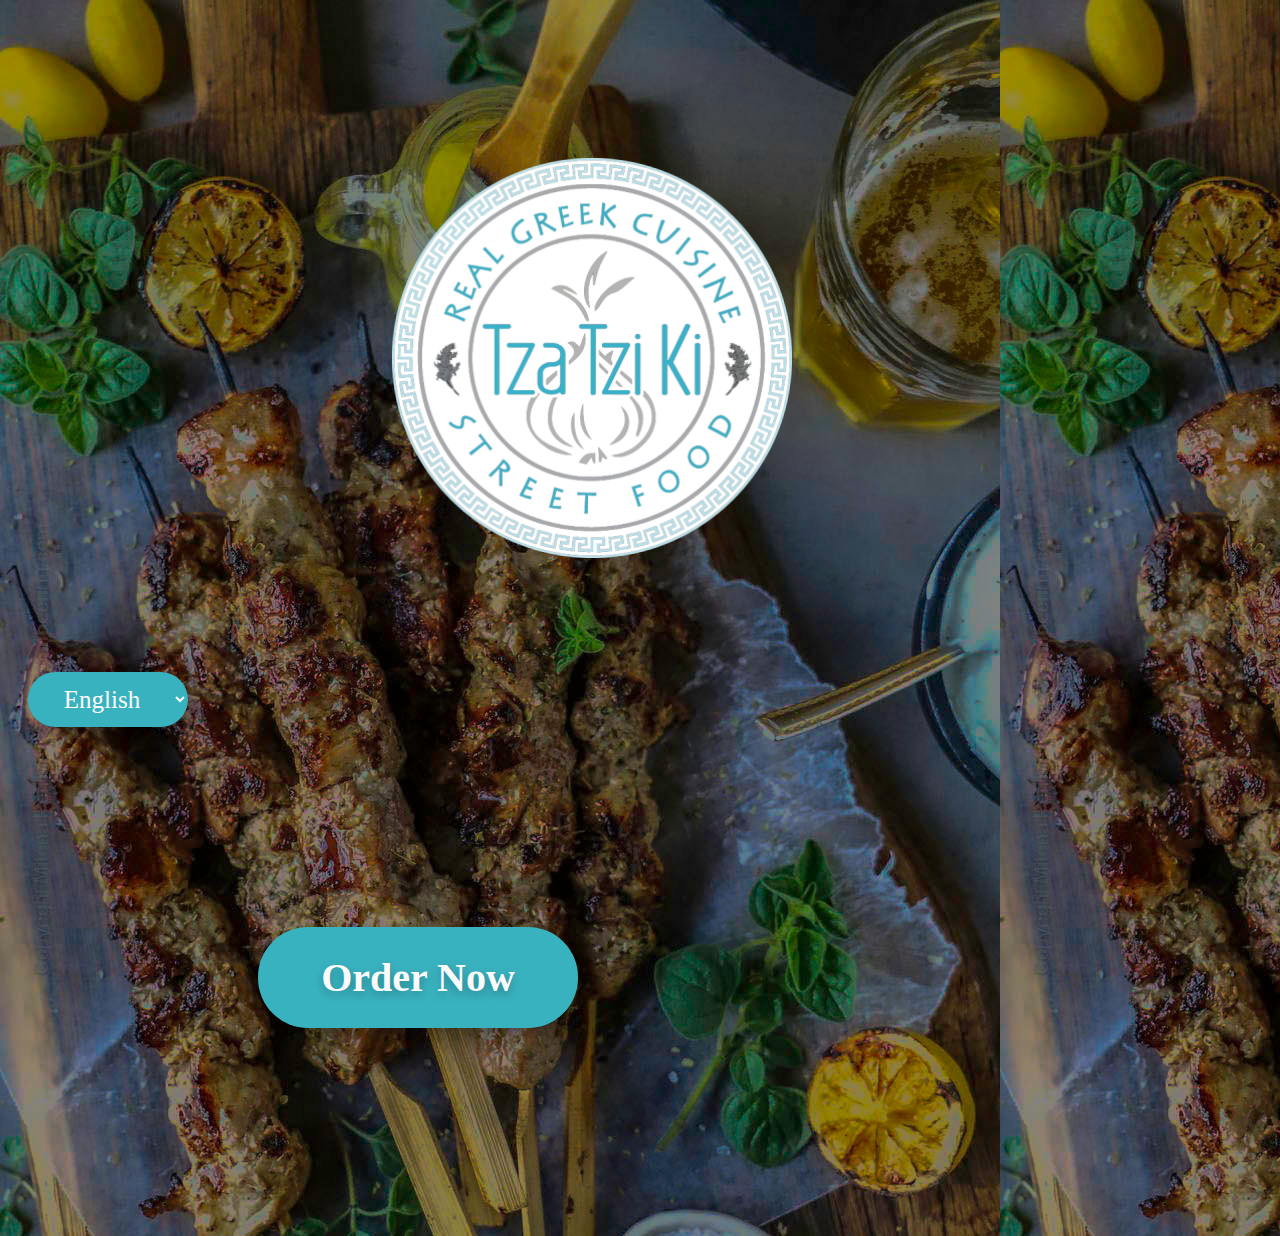
<file: index.html>
<!DOCTYPE html>
<html lang="en">
<head>
    <meta charset="UTF-8">
    <meta name="viewport" content="width=device-width, initial-scale=1.0">
    <link rel="stylesheet" href="index.css">
    <title>Tza Tzi Ki</title>
</head>


<body>
      
  <label for="language-select"></label>
    <select id="language-select">
        <option value="en">English</option>
        <option value="fr">Danish</option>
    </select>


    <img src="Images/logo.png" alt="logo">

    <a href="/deliveryMethod.html"><button>Order Now</button></a>
    
</body>
</html>
</file>
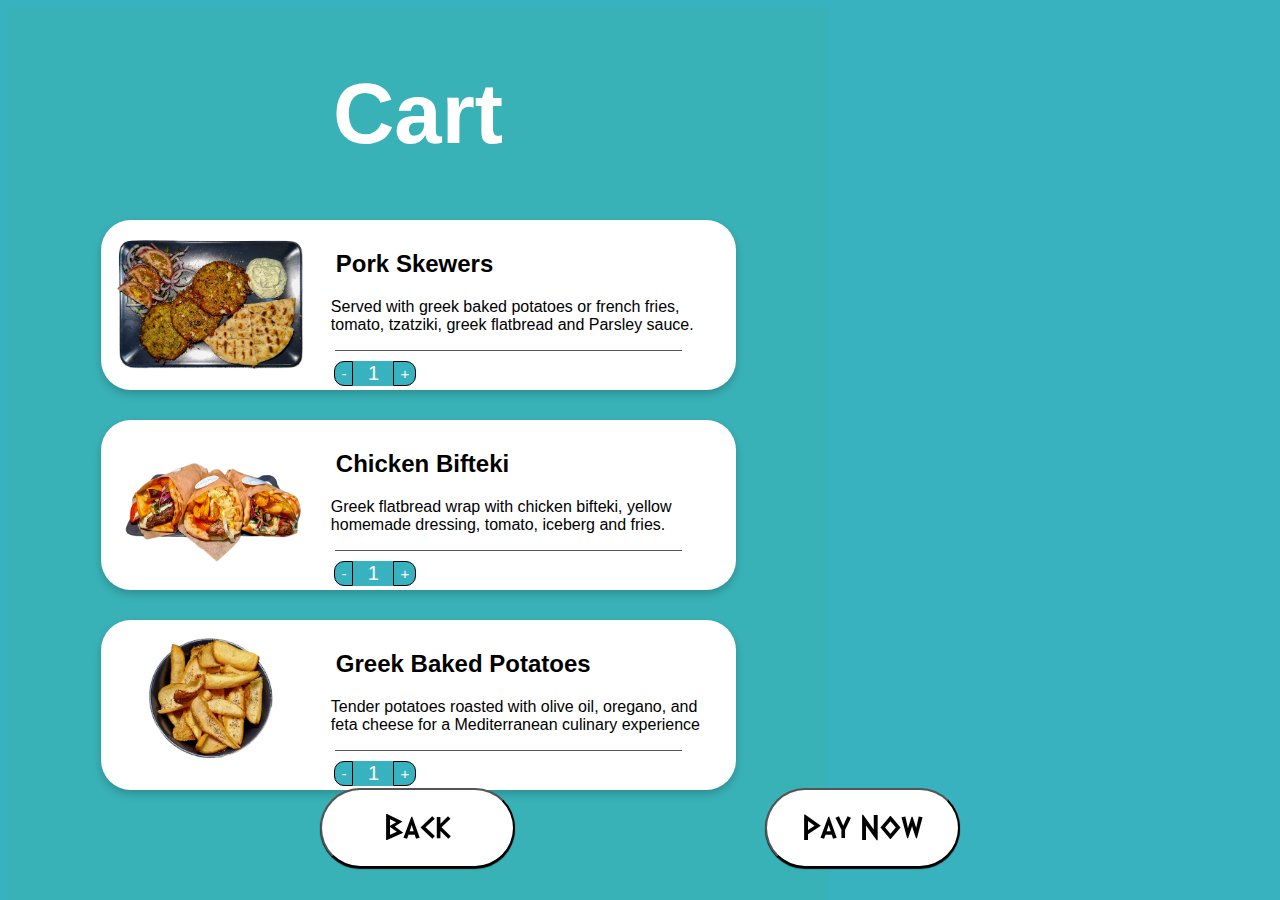
<file: cart.html>
<!DOCTYPE html>
<html lang="en">
  <head>
    <meta charset="UTF-8" />
    <meta name="viewport" content="width=device-width, initial-scale=1.0" />
    <title>Cart</title>
    <link rel="stylesheet" type="text/css" href="cart.css" />
  </head>
  <body>
    <div class="resolution">
      <h1 id="cart">Cart</h1>

      <div class="in-cart">
        <article class="foodCards">
          <img class="cartImage" src="Images/meat2.png" alt="grill" />
          <div class="text">
            <h2 id="headline">Pork Skewers</h2>
            <p>
              Served with greek baked potatoes or french fries, tomato,
              tzatziki, greek flatbread and Parsley sauce.
            </p>
            <hr style="width: 88%; margin-left: 6%" />
            <div class="counter">
              <button class="minusbutton">-</button>
              <div class="counternumber">1</div>
              <button class="plusbutton">+</button>
            </div>
          </div>
        </article>

        <article class="foodCards">
          <img class="cartImage" src="Images/souvlaki.png" alt="grill" />
          <div class="text">
            <h2 id="headline">Chicken Bifteki</h2>
            <p>
              Greek flatbread wrap with chicken bifteki, yellow homemade
              dressing, tomato, iceberg and fries.
            </p>
            <hr style="width: 88%; margin-left: 6%" />
            <div class="counter">
              <button class="minusbutton">-</button>
              <div class="counternumber">1</div>
              <button class="plusbutton">+</button>
            </div>
          </div>
        </article>

        <article class="foodCards">
          <img class="cartImage" src="Images/potatoes.png" alt="grill" />
          <div class="text">
            <h2 id="headline">Greek Baked Potatoes</h2>
            <p>
              Tender potatoes roasted with olive oil, oregano, and feta cheese
              for a Mediterranean culinary experience
            </p>
            <hr style="width: 88%; margin-left: 6%" />
            <div class="counter">
              <button class="minusbutton">-</button>
              <div class="counternumber">1</div>
              <button class="plusbutton">+</button>
            </div>
          </div>
        </article>
      </div>

      <footer>
        <div class="buttons">
          <button class="left"><a href="extras.html">Back</a></button>
          <button class="right">
            <a href="paymenMethod.html">Pay Now</a>
          </button>
        </div>
      </footer>
    </div>

    <script src="counter.js"></script>
  </body>
</html>
</file>
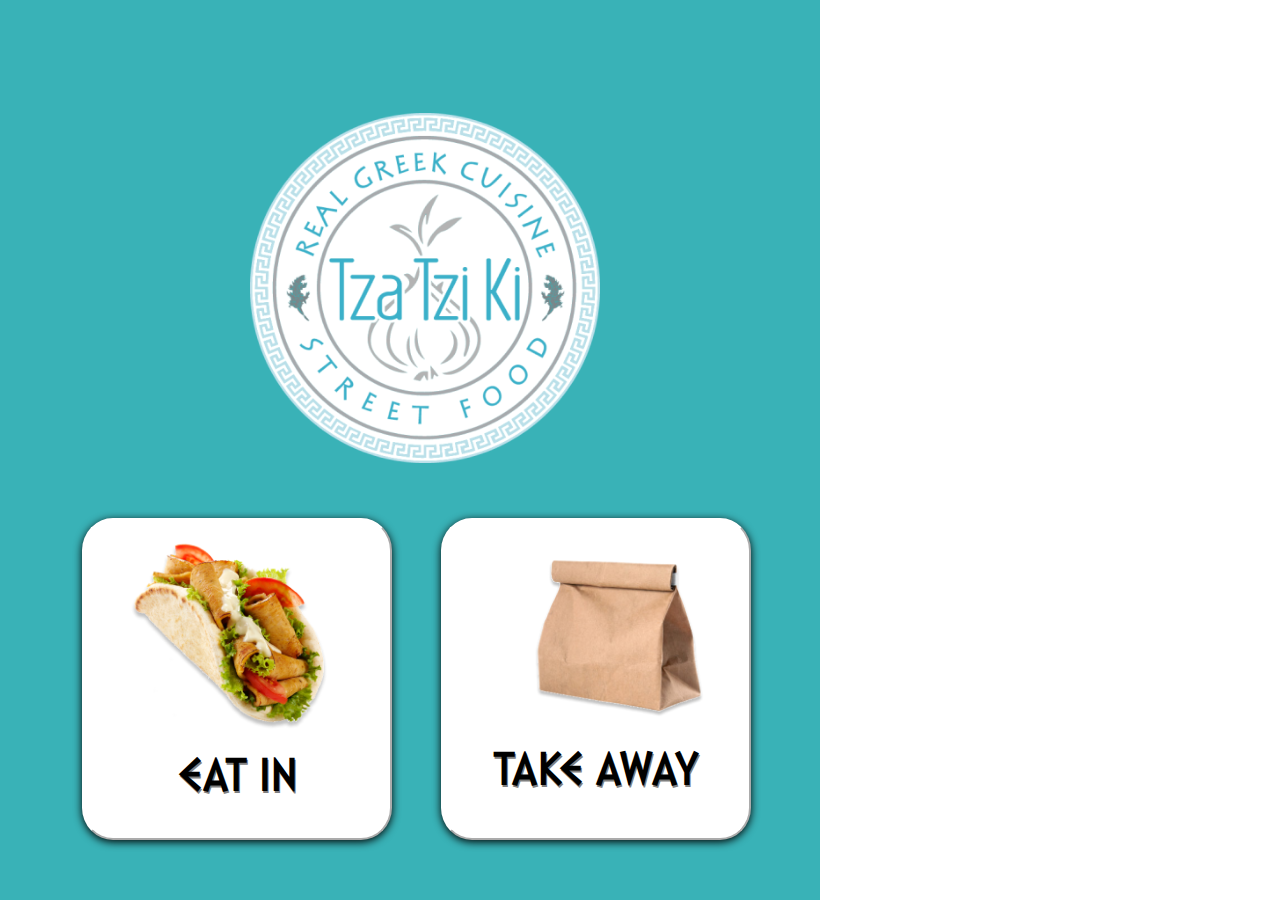
<file: deliveryMethod.html>
<!DOCTYPE html>
<html lang="en">
<head>
    <meta charset="UTF-8">
    <meta name="viewport" content="width=device-width, initial-scale=1.0">
    <title>Delivery Method</title>
    <link rel="stylesheet" type="text/css" href="deliveryMethod.css" />
</head>
<body>
    <div class="screen">
        <!--Logo-->
        <div class="logodiv">
            <img class="logo" src="/images/logo.png" alt="tzatziki logo">
        </div>
        
        
        <!--Option 1 - Eat In-->
        <div class="eat_in">
            <button class="eatin"><a href="./producsPage.html"><img class="eatinimg" src="/images/food.png" alt="eat_in_icon"><h1>EAT IN</h1></a></button>
        </div>

        
        <!--Option 2 - Take Away-->
        <div class="take_away">
            <button class="takeaway"><a href="./producsPage.html"><img class="takeawayimg" src="/images/bag.png" alt="take_away_icon" ><h1>TAKE AWAY</h1></a></button>
        </div>
    </div>
</body>
</html>
</file>
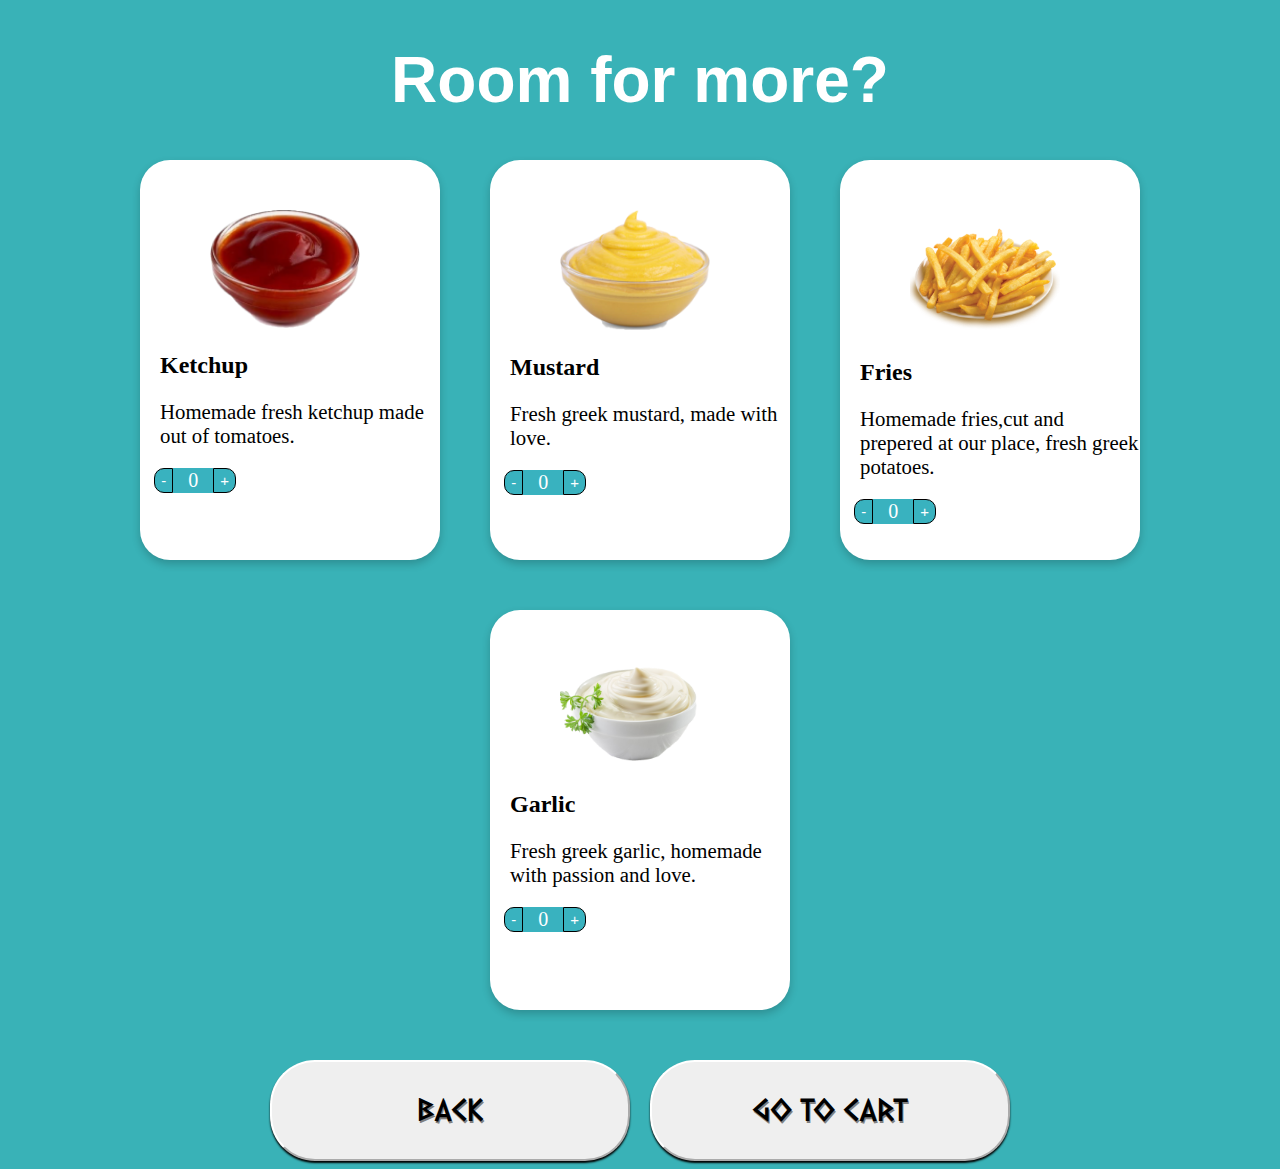
<file: extras.html>
<!DOCTYPE html>
<html lang="en">
  <head>
    <meta charset="UTF-8" />
    <meta name="viewport" content="width=820, height=1180, initial-scale=1.0" />
    <title>Extras</title>
    <link rel="stylesheet" type="text/css" href="extras.css" />
  </head>
  <body>
    <h1>Room for more?</h1>
    <div id="container">
      <article class="foodCards">
        <img class="cardImage" src="Images/ketchup.png" alt="ketchup" />
        <h2>Ketchup</h2>
        <p>
          Homemade fresh ketchup made out of tomatoes.
        </p>
        <div class="counter">
          <button class="minusbutton">-</button>
          <div class="counternumber">0</div>
          <button class="plusbutton">+</button>
        </div>
      </article>
      <article class="foodCards">
        <img class="cardImage" src="Images/mustard.png" alt="mustard" />
        <h2>Mustard</h2>
        <p>
          Fresh greek mustard, made with love.
        </p>
        <div class="counter">
          <button class="minusbutton">-</button>
          <div class="counternumber">0</div>
          <button class="plusbutton">+</button>
        </div>
      </article>
      <article class="foodCards">
        <img class="cardImage" src="Images/fries.png" alt="fries" />
        <h2>Fries</h2>
        <p>
          Homemade fries,cut and prepered at our place, fresh greek potatoes.
        </p>
        <div class="counter">
          <button class="minusbutton">-</button>
          <div class="counternumber">0</div>
          <button class="plusbutton">+</button>
        </div>
      </article>
      <article class="foodCards">
        <img class="cardImage" src="Images/garlic.png" alt="garlic" />
        <h2>Garlic</h2>
        <p>
          Fresh greek garlic, homemade with passion and love.
        </p>
        <div class="counter">
          <button class="minusbutton">-</button>
          <div class="counternumber">0</div>
          <button class="plusbutton">+</button>
        </div>
      </article>
    </div>
    <footer>
      <a href="/producsPage.html"
        ><button class="action_btn"><h3>BACK</h3></button></a
      >
      <a href="/cart.html"
        ><button class="action_btn"><h3>GO TO CART</h3></button></a
      >
    </footer>
    <script src="counter.js"></script>
  </body>
</html>
</file>
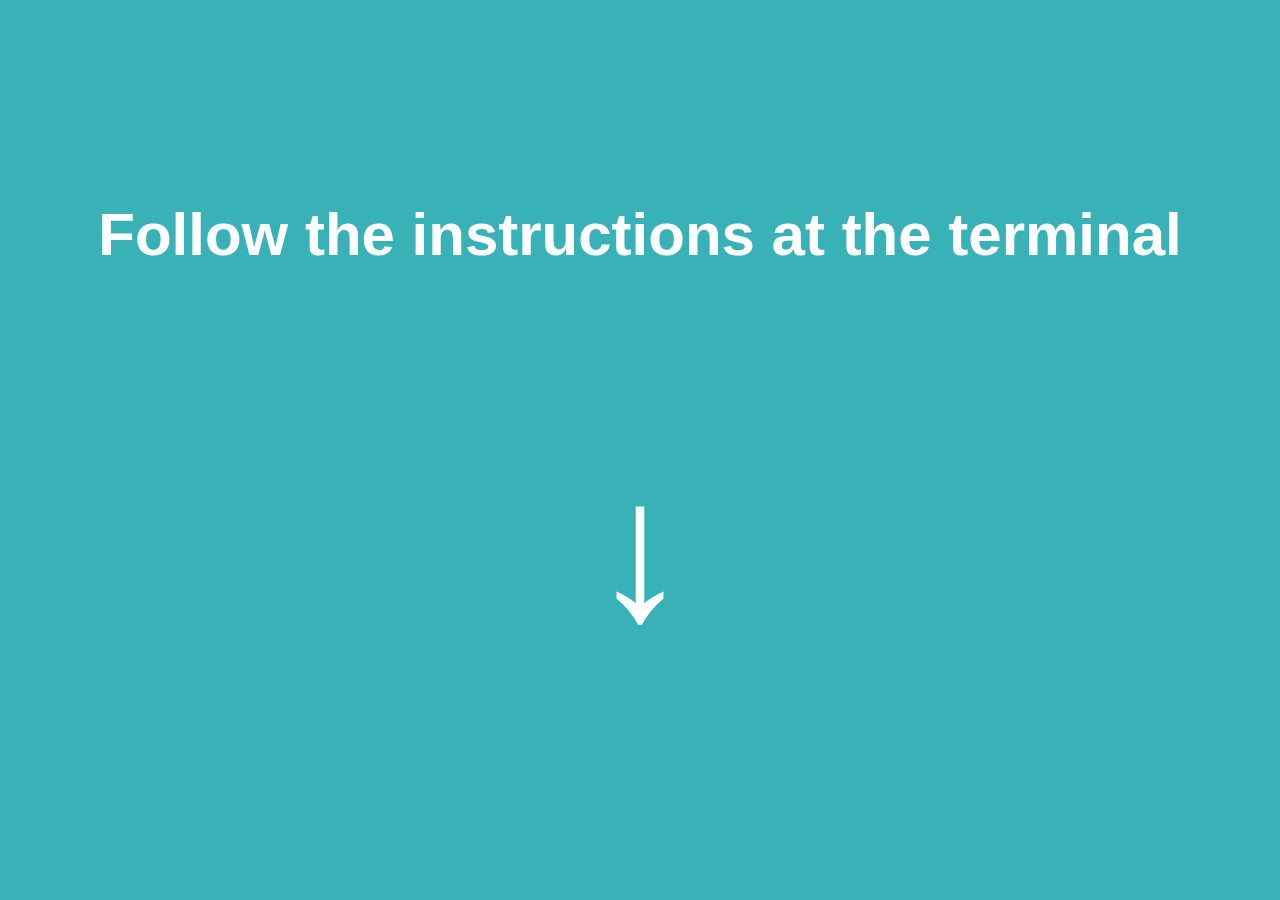
<file: followTheInstructions.html>
<!DOCTYPE html>
<html lang="en">
  <head>
    <meta charset="UTF-8" />
    <meta name="viewport" content="width=device-width, initial-scale=1.0" />
    <title>Follow The Instructions</title>
    <link rel="stylesheet" type="text/css" href="followTheInstructions.css" />
  </head>
  <body>
    <h1>Follow the instructions at the terminal</h1>
    <h2>↓</h2>

    <script>
      setTimeout(function () {
        window.location.href = "orderSuccess.html"; // the timeframe is in miliseconds, hence the 5000
      }, 5000);
    </script>
  </body>
</html>
</file>
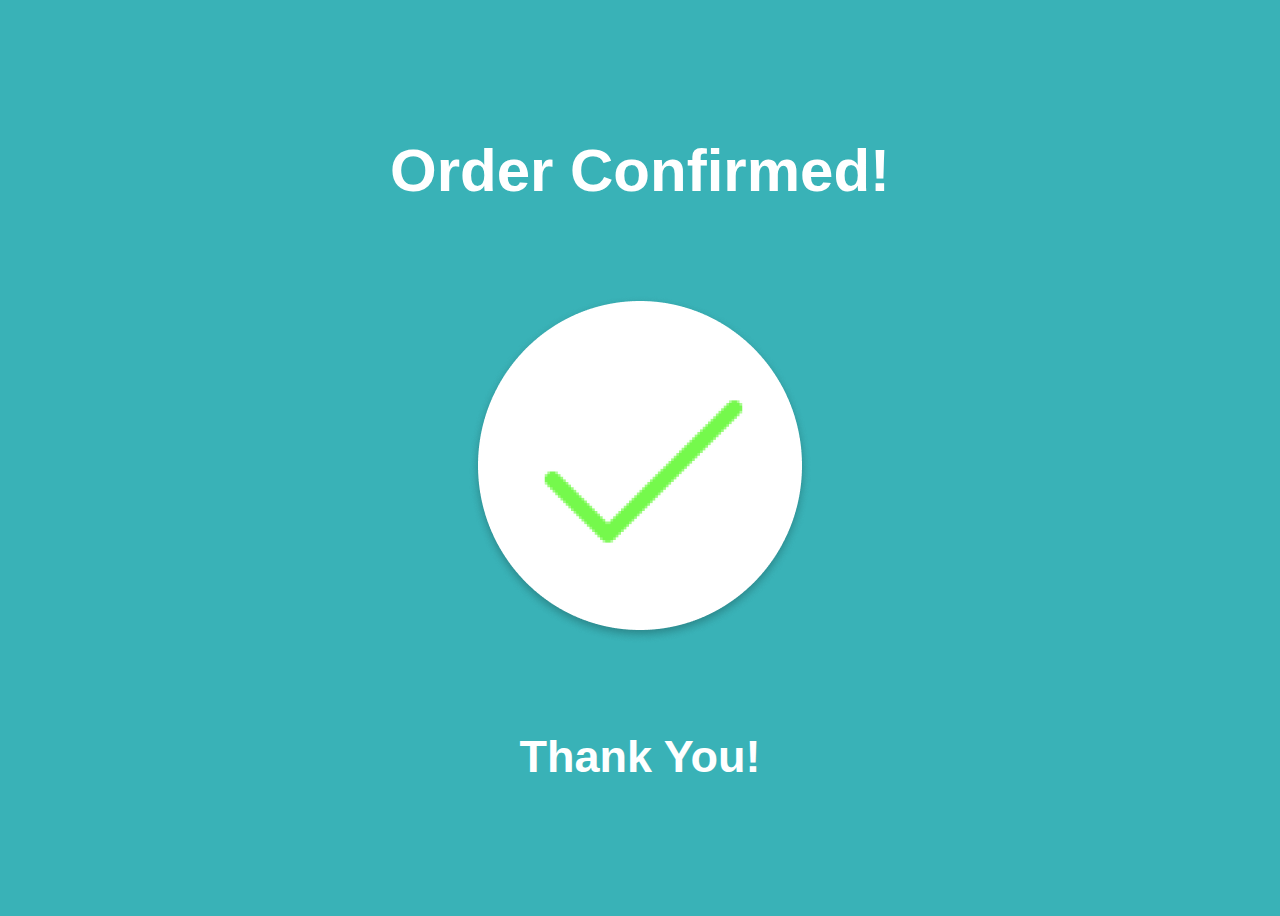
<file: orderSuccess.html>
<!DOCTYPE html>
<html lang="en">
  <head>
    <meta charset="UTF-8" />
    <meta name="viewport" content="width=device-width, initial-scale=1.0" />
    <title>Order Success</title>
    <link rel="stylesheet" type="text/css" href="orderSuccess.css" />
</head>
<!-- We didn't add SEO (search engine optimization) because it's a self-kiosk screen, not a website -->
<body>
    <div class="container">
      <h1>Order Confirmed!</h1>
      <img src="/Images/successTic.png" alt="Tick" class="tick-img" />
      <h2 class="thank-you-text">Thank You!</h2>
    </div>
    <script>
      setTimeout(function () {
        window.location.href = "index.html"; // the timeframe is in miliseconds, hence the 5000
      }, 12000);
    </script>
  </body>
</html>
</file>
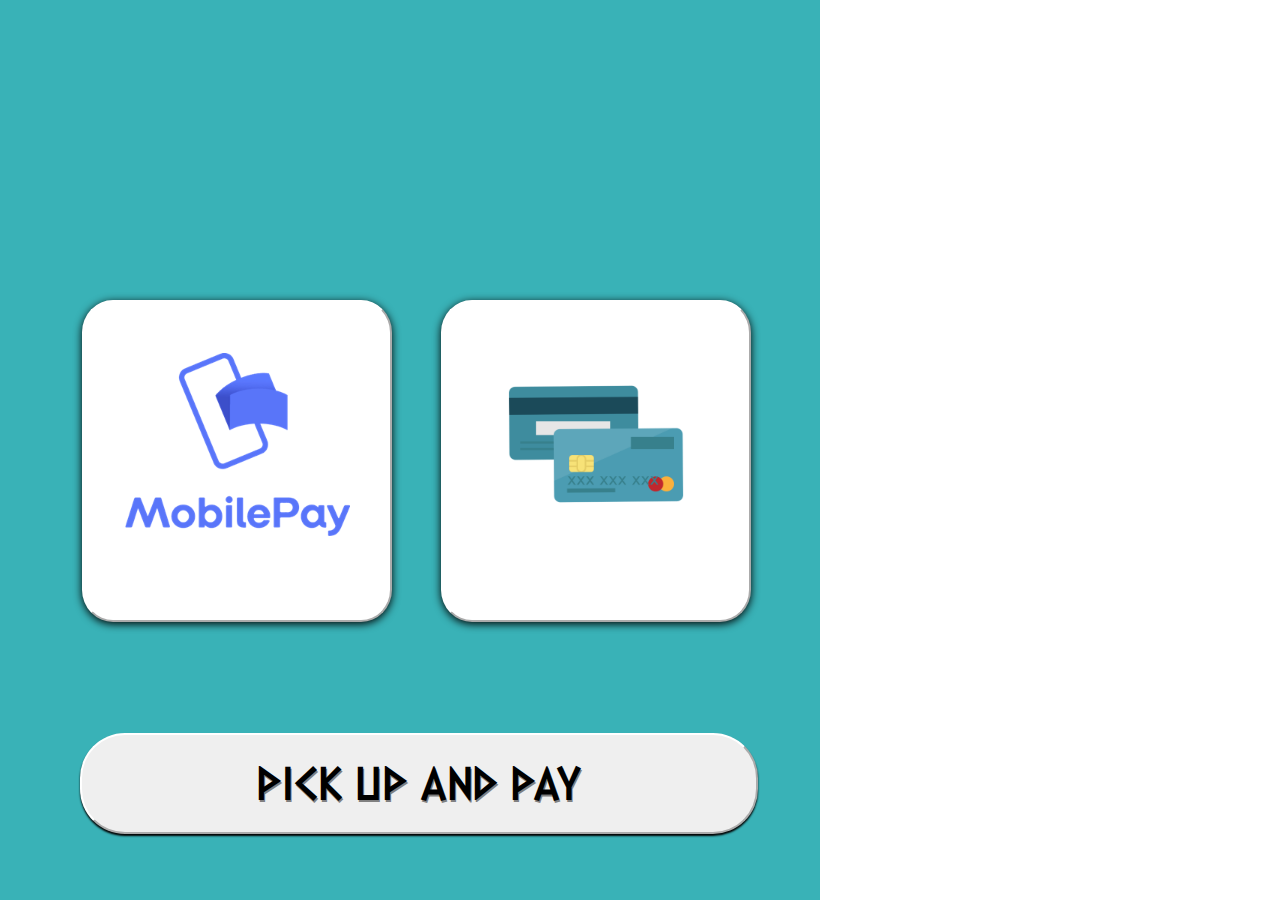
<file: paymenMethod.html>
<!DOCTYPE html>
<html lang="en">
  <head>
    <meta charset="UTF-8" />
    <meta name="viewport" content="width=device-width, initial-scale=1.0" />
    <title>Payment Method</title>
    <link rel="stylesheet" type="text/css" href="paymentMethod.css" />
  </head>
  <body>
    <div class="screen">
      <!--Option 1 - Mobile Pay-->
      <div class="mobilepay_div">
        <button class="mobile_btn">
          <a href="/followTheInstructions.html"
            ><img
              class="mobile_img"
              src="/images/mobile-pay-logo.png"
              alt="mobilepayicon"
          /></a>
        </button>
      </div>

      <!--Option 2 - Card-->
      <div class="card_div">
        <button class="card_btn">
          <a href="/followTheInstructions.html"
            ><img class="card_img" src="images/cards.png" alt="cardicon"
          /></a>
        </button>
      </div>

      <!--Call to Action Button-->
      <div class="action_div">
        <button class="action_btn">
          <a href="./orderSuccess.html"><h1>PICK UP AND PAY</h1></a>
        </button>
      </div>
    </div>
  </body>
</html>
</file>
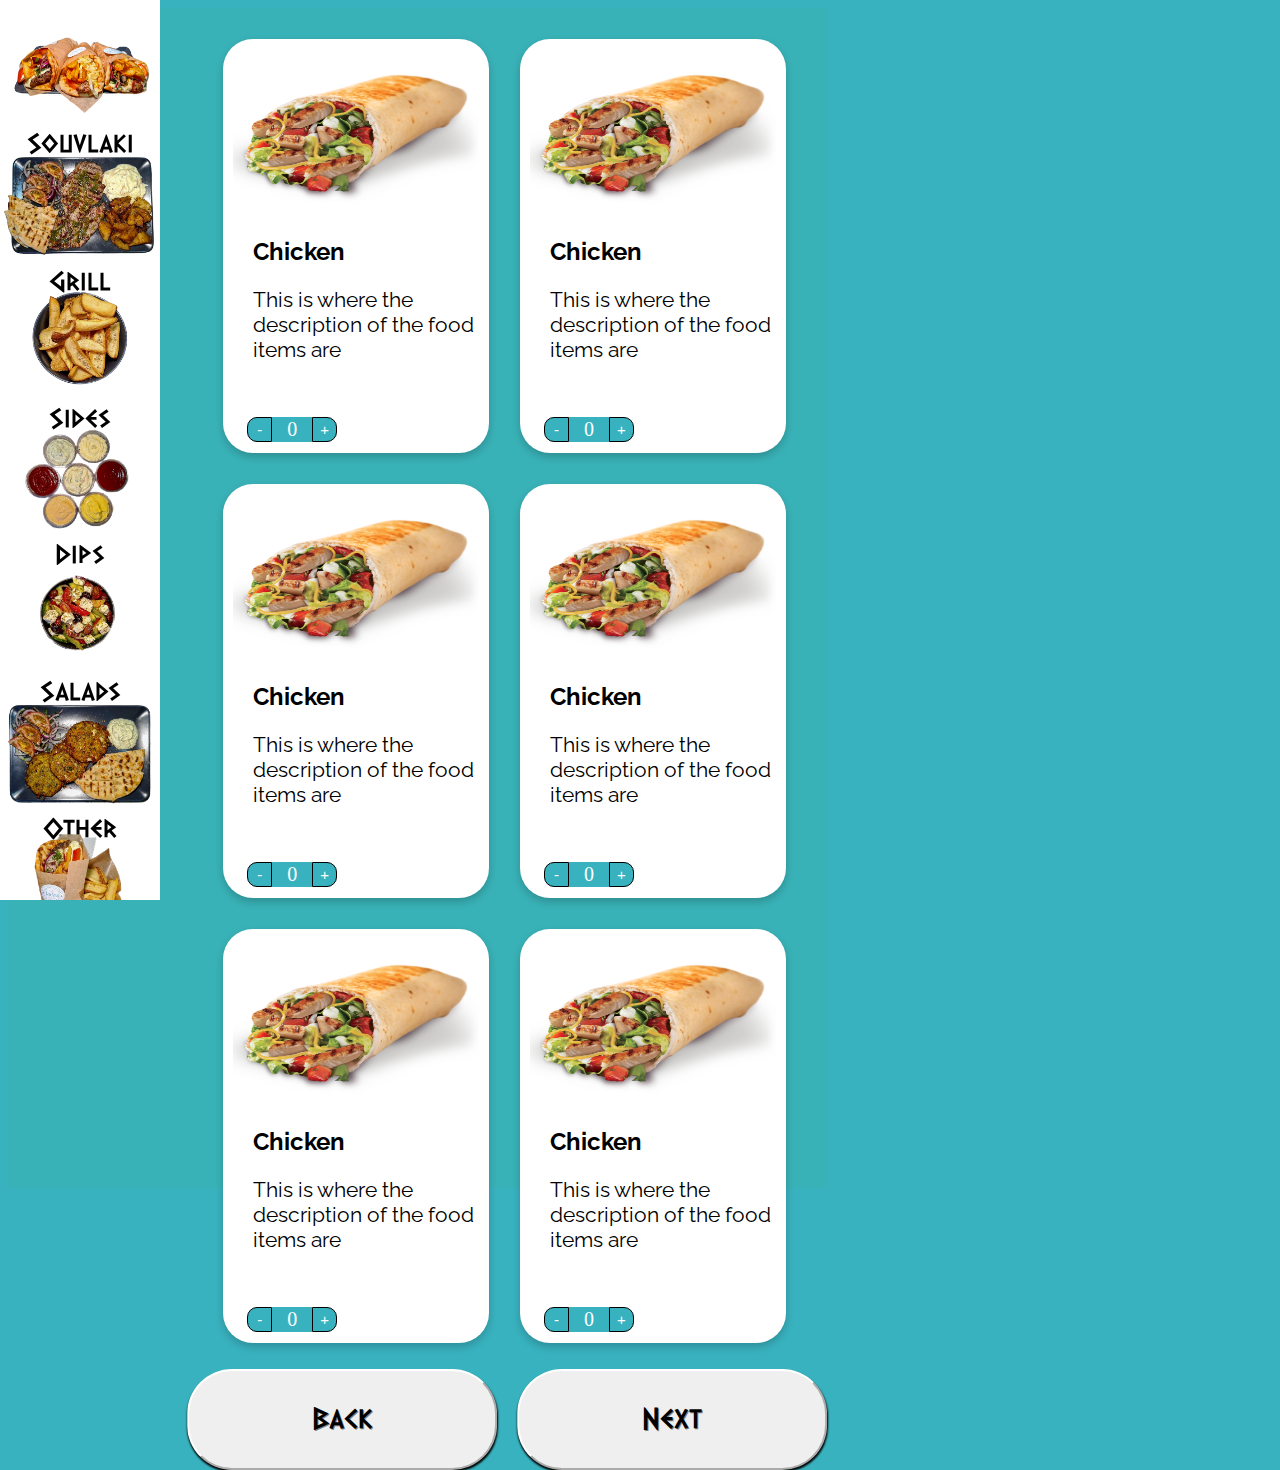
<file: producsPage.html>
<!DOCTYPE html>
<html lang="en">
<head>
    <meta charset="UTF-8">
    <meta name="viewport" content="width=device-width, initial-scale=1.0">
    <title>Products Page</title>
    <link rel="stylesheet" type="text/css" href="productsPage.css" />
</head>
<div class="screen">
<body>
    <!-- Wrapper is around the cards and side menu -->
    <div class="wrapper">

    <div id="sideMenu">
        <article class="menuBox">
        <img class="menuImage" src="Images/souvlaki.png" alt="Souvlaki">
        <h1>Souvlaki</h1>
        </article>

        <article class="menuBox">
        <img class="menuImage" src="Images/grill-800x600.png" alt="Grilled food">
        <h1>Grill</h1>
        </article>

        <article class="menuBox">
        <img class="menuImage" src="Images/sides-800x600.png" alt="Sides">
        <h1>Sides</h1>
        </article>

        <article class="menuBox">
        <img class="menuImage" src="Images/dips.png" alt="Dips">
        <h1>Dips</h1>
        </article>

        <article class="menuBox">
        <img class="menuImage" src="Images/salad.png" alt="Salads">
        <h1>Salads</h1>
        </article>

        <article class="menuBox">
        <img class="menuImage" src="Images/meat2.png" alt="Meat">
        <h1>Other</h1>
        </article>
        <article class="menuBox">
        <img class="menuImage" src="Images/wrap3.png" alt="Bundle of Food">
        <h1>Offers</h1>
        </article>
    </div>

    <div id="foodItems">
        <article class="foodCards">
            <img class="cardImage" src="Images/chickenwrap.png" alt="Chickengyro">
            <h2>Chicken</h2>
            <p> This is where the description of the food items are</p>
            <div class="counter">
                <button class="minusbutton">-</button>
                <div class="counternumber">0</div>
                <button class="plusbutton">+</button>
              </div>
        </article>

        <article class="foodCards">
            <img class="cardImage" src="Images/chickenwrap.png" alt="Chickengyro">
            <h2>Chicken</h2>
            <p> This is where the description of the food items are</p>
            <div class="counter">
                <button class="minusbutton">-</button>
                <div class="counternumber">0</div>
                <button class="plusbutton">+</button>
              </div>
        </article>

        <article class="foodCards">
            <img class="cardImage" src="Images/chickenwrap.png" alt="Chickengyro">
            <h2>Chicken</h2>
            <p> This is where the description of the food items are</p>
            <div class="counter">
                <button class="minusbutton">-</button>
                <div class="counternumber">0</div>
                <button class="plusbutton">+</button>
              </div>
        </article>

        <article class="foodCards">
            <img class="cardImage" src="Images/chickenwrap.png" alt="Chickengyro">
            <h2>Chicken</h2>
            <p> This is where the description of the food items are</p>
            <div class="counter">
                <button class="minusbutton">-</button>
                <div class="counternumber">0</div>
                <button class="plusbutton">+</button>
              </div>
        </article>

        <article class="foodCards">
            <img class="cardImage" src="Images/chickenwrap.png" alt="Chickengyro">
            <h2>Chicken</h2>
            <p> This is where the description of the food items are</p>
            <div class="counter">
                <button class="minusbutton">-</button>
                <div class="counternumber">0</div>
                <button class="plusbutton">+</button>
              </div>
        </article>

        <article class="foodCards">
            <img class="cardImage" src="Images/chickenwrap.png" alt="Chickengyro">
            <h2>Chicken</h2>
            <p> This is where the description of the food items are</p>
            <div class="counter">
                <button class="minusbutton">-</button>
                <div class="counternumber">0</div>
                <button class="plusbutton">+</button>
              </div>
        </article>
    </div>
</div>
<footer>
      <button class="pageButton" id="backbutton"><a href="/deliveryMethod.html"><h3>Back</h3></a></button>
      <button class="pageButton"><a href="/extras.html"><h3>Next</h3></a></button>
    </div>
  </footer>
</body>
  <script src="counter.js"></script>
</div>
</html>
</file>
<file: index.css>
/* this is for Deni's code*/


body {
  background-image: url('Images/background1.jpg');
}


label {
  font-weight: bold;
}

#language-select {
  padding: 13px;
  border: none;
  border-radius: 10px;
  width: 160px;
  font-family: Dalek Pinpoint;
  color: #FBFBFB;
  background-color: #39B2BF; 
  border-radius: 50px;
  text-align: center;
  box-shadow: 10px 10px 15px rgba(0, 0, 0, 0.3);
  font-size: 25px;
  margin-top:20px;
  margin-left: 20px;
}



img {
  width: 400px; 
  height: 400px; 
  padding: 150px 200px;
}

button{
  width: 320px;
  height: 87;
  padding: 27px 0;
  background-color: #39B2BF;  
  margin: 200px 250px;
  border-radius: 50px;
  cursor: pointer;
  border: none;
  color: #FBFBFB;
  text-align: center;
  text-shadow: 0px 4px 10px rgba(0, 0, 0, 0.25);
  font-family: Dalek Pinpoint;
  font-size: 40px;
  font-style: normal;
  font-weight: 700;
  line-height: normal;
  box-shadow: 10px 10px 15px rgba(0, 0, 0, 0.3);
}
</file>
<file: cart.css>
body
{
    background-color: #39B2BF;
    font-family: 'Raleway', sans-serif; 
    
}
article
{
   
    width: 75%;
    height: 150px;
    padding: 10px;
    padding-left: 10px;
    padding-top: 10px;
    margin-left: auto;
    margin-right: auto;
    margin-bottom: 30px;
    border-radius: 30px;
}
img 
{
    border-radius: 20px;
    
}

.foodCards {
    display: flex; 
    background-color: white;
    box-shadow: 0 4px 8px 0 rgba(0,0,0,0.2);
    transition: 0.3s;
    
}
.text {
    padding-right: 20px;
}

a {
    color: #000000; 
    text-decoration: none; 
}

.resolution 
{
    position: fixed;
    width: 820px;
    height: 1180px;
    background-color: #39b2b7;
}
 /* TOPSIDE CART */
#cart   
{
 font-size: 85px;
 font-weight: bold;
 color: white;
 justify-content: center;
 text-align: center;
 font-family: 'Raleway', sans-serif; 
 
}

.buttons 
{
    display: flex;
    position: fixed;
    top: 92%;
    left: 50%;
    transform: translate(-50%, -50%);
   
}

.cartImage {
    height: 150px;
    width: auto;
}


.left, .right 
{
    margin: 125px;
    width: 195px;
    height: 80px;
    background-color: white;
    border-color: rgb(0, 0, 0);
    border-radius: 45px;
    box-shadow: 0 1px 1px 0;
    
    align-items: center;
    font-size: 30px;
    text-align: center;
    font-family:'greekfont';
}
.foodCards hr {
    display: block; 
    width: 100%; 
    margin: 10px 0; 
    border: none; 
    border-top: 1px solid #5b5555;
}
#headline
{

    padding-left:25px;
}
p
{
    padding-left:20px;
}

/* CSS FOR THE COUNTER BUTTON */
.counter{
    width: 20%;
    display: flex;
    justify-content: center;
    margin-left: 25px;
    
}
.plusbutton, .minusbutton{
    height: 25px;
    width: 25px;
    
    border-radius: 10px;
    font-size: 15px;
    background-color: #39B2BF;
    border: 1px solid #000000;
    color: white;
}
.minusbutton {
    border-top-left-radius: 10px; 
    border-bottom-left-radius: 10px; 
    border-top-right-radius: 0; 
    border-bottom-right-radius: 0; 
    text-align: center;
    justify-content: center;
    align-items: center;


}

.plusbutton {
    border-top-left-radius: 0;
    border-bottom-left-radius: 0;
    border-top-right-radius: 10px;
    border-bottom-right-radius: 10px;
}


.counternumber{
    height: 25px;
    min-width: 40px;
    background-color: #39B2BF;
    color: #ffffff;
    font-size: 20px;
    display: flex;
    justify-content: center;
    align-items: center;
}


@font-face {
    font-family: "greekfont";
    src: url(/images/DalekPinpointBold.ttf); }

    @import url('https://fonts.googleapis.com/css2?family=Open+Sans:wght@300&family=Raleway:wght@400;600&display=swap');
</file>
<file: deliveryMethod.css>
* {
    box-sizing: border-box;
    padding: 0;
    margin: 0;
}

.screen {
    position: fixed;
    width: 820px;
    height: 1180px;
    background-color: #39b2b7;
}


/*Logo*/
.logo {
    width: 350px;
    height: auto;
}

.logodiv {
    position: absolute;
    margin-left: 250px;
    margin-top: 113px;  
}


/*Buttons*/
.eatin, .takeaway {
    width: 310px;
    height: 322px;
    background-color: white;
    border-color: white;
    border-radius: 10%;
    box-shadow: 0 2px 8px 0;
    padding-bottom: 10%;    
}


/*Images*/
.eatinimg {
    width: 225px;
    height: auto;
}

.takeawayimg {
    width: 246px;
    height: auto;
}


/*Divs Position*/
.eat_in {
    margin-left: 82px;
    margin-top: 518px;
    position: absolute;
}

.take_away {
    margin-left: 441px;
    margin-top: 518px;
    position: absolute;
}


/*Remove underline*/
a {
    text-decoration: none;
}


/*Font*/
h1 {
    color: black;
    font-family: greekfont;
    font-size: 2.5rem;
    text-shadow: 1px 2px grey;
}

@font-face {
    font-family: "greekfont";
    src: url(/images/DalekPinpointBold.ttf);
}
</file>
<file: extras.css>
body{
    background: #39b2b7;
}
h1 {
    color: white;
    text-align: center;
    font-size: 4em;
    font-family: 'Raleway', sans-serif; 
}

@import url('https://fonts.googleapis.com/css2?family=Open+Sans:wght@300&family=Raleway:wght@400;600&display=swap');

#container{
    display: flex;
    flex-wrap: wrap;
    justify-content: center;
    column-gap: 50px;
    row-gap: 50px;
    margin-bottom: 50px;
}

.foodCards{
    background-color: white;
        box-shadow: 0 4px 8px 0 rgba(0,0,0,0.2);
        transition: 0.3s;
        float: right;
        align-items: center;
        height: 400px;
        width: 300px;
        border-radius: 30px;
}

.foodCards:hover {
    box-shadow: 0 20px 16px 0 rgba(0,0,0,0.2);
}

.action_btn {
    width: 360px;
    height: 101px;
    border-radius: 45px;
    border-color: white;
    padding-left: 100px;
    padding-right: 100px;
    box-shadow: 0 2px 2px 0;
    align-items: center;
}


h3 {
    color: black;
    font-family: 'greekfont';
    font-size: 2em;
    text-shadow: 1px 2px grey;
}

@font-face {
    font-family: "greekfont";
    src: url(/images/DalekPinpointBold.ttf);
}

h2 { 
    text-align: left;
    margin-left: 20px;
}

p {
    text-align: left;
    font-size: 1.3em;
    margin-left: 20px;
    margin-bottom: 1px;
}

footer {
    display: flex;
    justify-content: center;
    column-gap: 20px;
}

.cardImage {
    margin-left: 70px;
    margin-top: 50px;
    margin-right: 70px;
    width: 150px;
    height: auto;
}

/*Added css for the counter so it looks like the other pages*/
.counter{
    width: 20%;
    display: flex;
    justify-content: center;
    margin-left: 25px;
    margin-top: 20px;
}
.plusbutton, .minusbutton{
    height: 25px;
    width: 25px;
    
    border-radius: 10px;
    font-size: 15px;
    background-color: #39B2BF;
    border: 1px solid #000000;
    color: white;
}
.minusbutton {
    border-top-left-radius: 10px; 
    border-bottom-left-radius: 10px; 
    border-top-right-radius: 0; 
    border-bottom-right-radius: 0; 
    text-align: center;
    justify-content: center;
    align-items: center;


}

.plusbutton {
    border-top-left-radius: 0;
    border-bottom-left-radius: 0;
    border-top-right-radius: 10px;
    border-bottom-right-radius: 10px;
}

.counternumber{
    height: 25px;
    min-width: 40px;
    background-color: #39B2BF;
    color: #ffffff;
    font-size: 20px;
    display: flex;
    justify-content: center;
    align-items: center;
}
</file>
<file: followTheInstructions.css>
:root {
    --background: #39b2b7;
    --text: white;
}

body {
    text-align: center;
    font-family: Arial, sans-serif;
    background-color: var(--background);
    color: var(--text);
    font-size: 30px;
    margin-top: 200px;
    margin-left: 50px;
    margin-right: 50px;
}

h2 {
 font-size: 200px;
}
</file>
<file: orderSuccess.css>
/* Defined the colour variables */
:root {
  --background: #39b2b7;
  --text: white;
}

body {
  text-align: center;
  font-family: Arial, sans-serif;
  background-color: var(--background);
  color: var(--text);
  font-size: 30px;
}

.container {
  display: flex;
  flex-direction: column;
  justify-content: center;
  align-items: center;
  height: 100vh;
}

.tick-img {
    max-width: 80%;
    margin-top: 50px;
    margin-bottom: 50px;
    animation: rollImage 1s infinite;
  }
  
/* Implemented keytframes to add animation to the img */

@keyframes rollImage {
  0% {
    transform: rotate(0deg);
  }
  50% {
    transform: rotate(10deg);
  }
  100% {
    transform: rotate(0deg);
  }
}
</file>
<file: paymentMethod.css>
* {
    box-sizing: border-box;
    padding: 0;
    margin: 0;
}

.screen {
    position: fixed;
    width: 820px;
    height: 1180px;
    background-color: #39b2b7;
}


/*Buttons*/
.mobile_btn, .card_btn {
    width: 310px;
    height: 322px;
    background-color: white;
    border-color: white;
    border-radius: 10%;
    box-shadow: 0 2px 8px 0;
    padding-bottom: 10%;    
}

.action_btn {
    width: 678px;
    height: 101px;
    border-radius: 45px;
    border-color: white;
    padding-left: 100px;
    padding-right: 100px;
    box-shadow: 0 2px 2px 0;
}


/*Images*/
.mobile_img {
    width: 225px;
    height: auto;
}

.card_img {
    width: 246px;
    height: auto;
}


/*Divs Position*/
.mobilepay_div {
    margin-left: 82px;
    margin-top: 300px;
    position: absolute;
}

.card_div {
    margin-left: 441px;
    margin-top: 300px;
    position: absolute;
}

.action_div {
    left: 80px;
    margin-top: 733px;
    position: absolute;
}


/*Remove underline*/
a {
    text-decoration: none;
}

/*Font*/
h1 {
    color: black;
    font-family: greekfont;
    font-size: 2.5rem;
    text-shadow: 1px 2px grey;
}

@font-face {
    font-family: "greekfont";
    src: url(/images/DalekPinpointBold.ttf);
}
</file>
<file: productsPage.css>
body{
    background-color: #39b2bf;
}

/* fonts */
h1 {
    margin-top: 0%;
    color: rgb(0, 0, 0);
    font-size: 25px;
    font-family: "greekfont";
}

h2 { 
    text-align: left;
    margin-left: 20px;
    font-family: "description";
}

h3{
    color: black;
    font-family: "greekfont";
    font-size: 2em;
    text-shadow: 1px 1px grey;
}

a {
    text-decoration: none;
}

/* This is where our meal selection options are */
#foodItems{
    display: flex;
    flex-wrap: wrap;
    margin-left: 25%;
}

/* The individual food choices are placed instead of these */
.foodCards{ 
        background-color: white;
        box-shadow: 0 4px 8px 0 rgba(0,0,0,0.2);
        transition: 0.3s;
        float: right;
        align-items: center;
        height: 400px;
        width: 300px;
        border-radius: 30px;
}   

.foodCards:hover{
    box-shadow: 0 20px 16px 0 rgba(0,0,0,0.2);
}

.cardImage{
    border-radius: 30px;
    margin-top: none;
    height: 170px;
    width: 100%;
}
    article.foodCards{
        width: 40%;
        height: 400px;
        padding: 10px;
        padding-top: 4px;
        margin-top: 21px;
        
        /* this is how to center something
        margin-left: auto;
        margin-right: auto;
        */

        margin-bottom: 10px;
        margin-right: 5%;
        border-radius: 30px;
    }

    /* This bit is for the side menu with choices of meal category */

    #sideMenu{
     /*   position: fixed;
        background-color: white;
        height: 100%;
        width: 22%;
        float: left;
        This has been commented out to see why something wasn't working
        */

        /* New version of the sidemenu, added scroll */
        height: 100%;
        width: 160px;
        position: fixed;
        z-index: 1;
        top: 0;
        left: 0;
        overflow-x: hidden;
        
    }

    .menuBox{
        height: 15%;
        /* Pure white or have division between each items?
        border-bottom: 6px solid orange; */
        background-color: white;
        text-align: center;
        padding-right: 3px;
        padding-left: 3px;
        padding-top: 2px;
        
    }
    .menuImage
    {
        height: auto ;
        width: 100%;
        margin-top: 10px;
    }

    /* end*/
    footer {
        display: flex;
        justify-content: center;
        align-items: center;
    }

    .pageButton{
        width: 310px;
        height: 101px;
        border-radius: 45px;
        border-color: white;
        box-shadow: 0 2px 2px 0;
        align-items: center;
        transform: translate(21%, 100%);
        margin-bottom: 130px;
        margin: 10px; 
        
    }

    #backbutton {
        margin-left: 58px;
        
    }

    /* counter button*/
     .counter{
        width: 40%;
        display: flex;
        justify-content: center;
        margin-left: 10px;
        margin-top: 5px;
        transform: translateY(+200%);
    }

    .plusbutton, .minusbutton{
        height: 25px;
        width: 25px;
        border-radius: 10px;
        font-size: 15px;
        background-color: #39B2BF;
        border: 1px solid #000000;
        color: white;
    }
    .minusbutton {
        border-top-left-radius: 10px; 
        border-bottom-left-radius: 10px; 
        border-top-right-radius: 0; 
        border-bottom-right-radius: 0; 
        text-align: center;
        justify-content: center;
        align-items: center;    
    }
    
    .plusbutton {
        border-top-left-radius: 0;
        border-bottom-left-radius: 0;
        border-top-right-radius: 10px;
        border-bottom-right-radius: 10px;
    }

    .counternumber{
        height: 25px;
        width: 40px;
        background-color: #39B2BF;
        color: #ffffff;
        font-size: 20px;
        display: flex;
        justify-content: center;
        align-items: center;
    }
    /* end of counter button*/
   
    .wrapper{ 
        width: 100%;
        height: 100%;
      /*background: aqua; */
        padding: 10px;
        flex-wrap: wrap;
        justify-content: center;
        margin-bottom: 50px;
    }



@font-face {
    font-family: "greekfont";
    src: url(/DalekPinpointBold.ttf);
}

@font-face {
    font-family: "description";
    src: url(/Raleway-VariableFont_wght.ttf);
}
p {
    text-align: left;
    font-size: 1.3em;
    margin-left: 20px;
    margin-bottom: 1px;
    font-family: "description";
}   
/* end of fonts*/

    .screen {
        width: 820px;
        height: 1180px;
        background-color: #39b2b7;
    }
</file>
